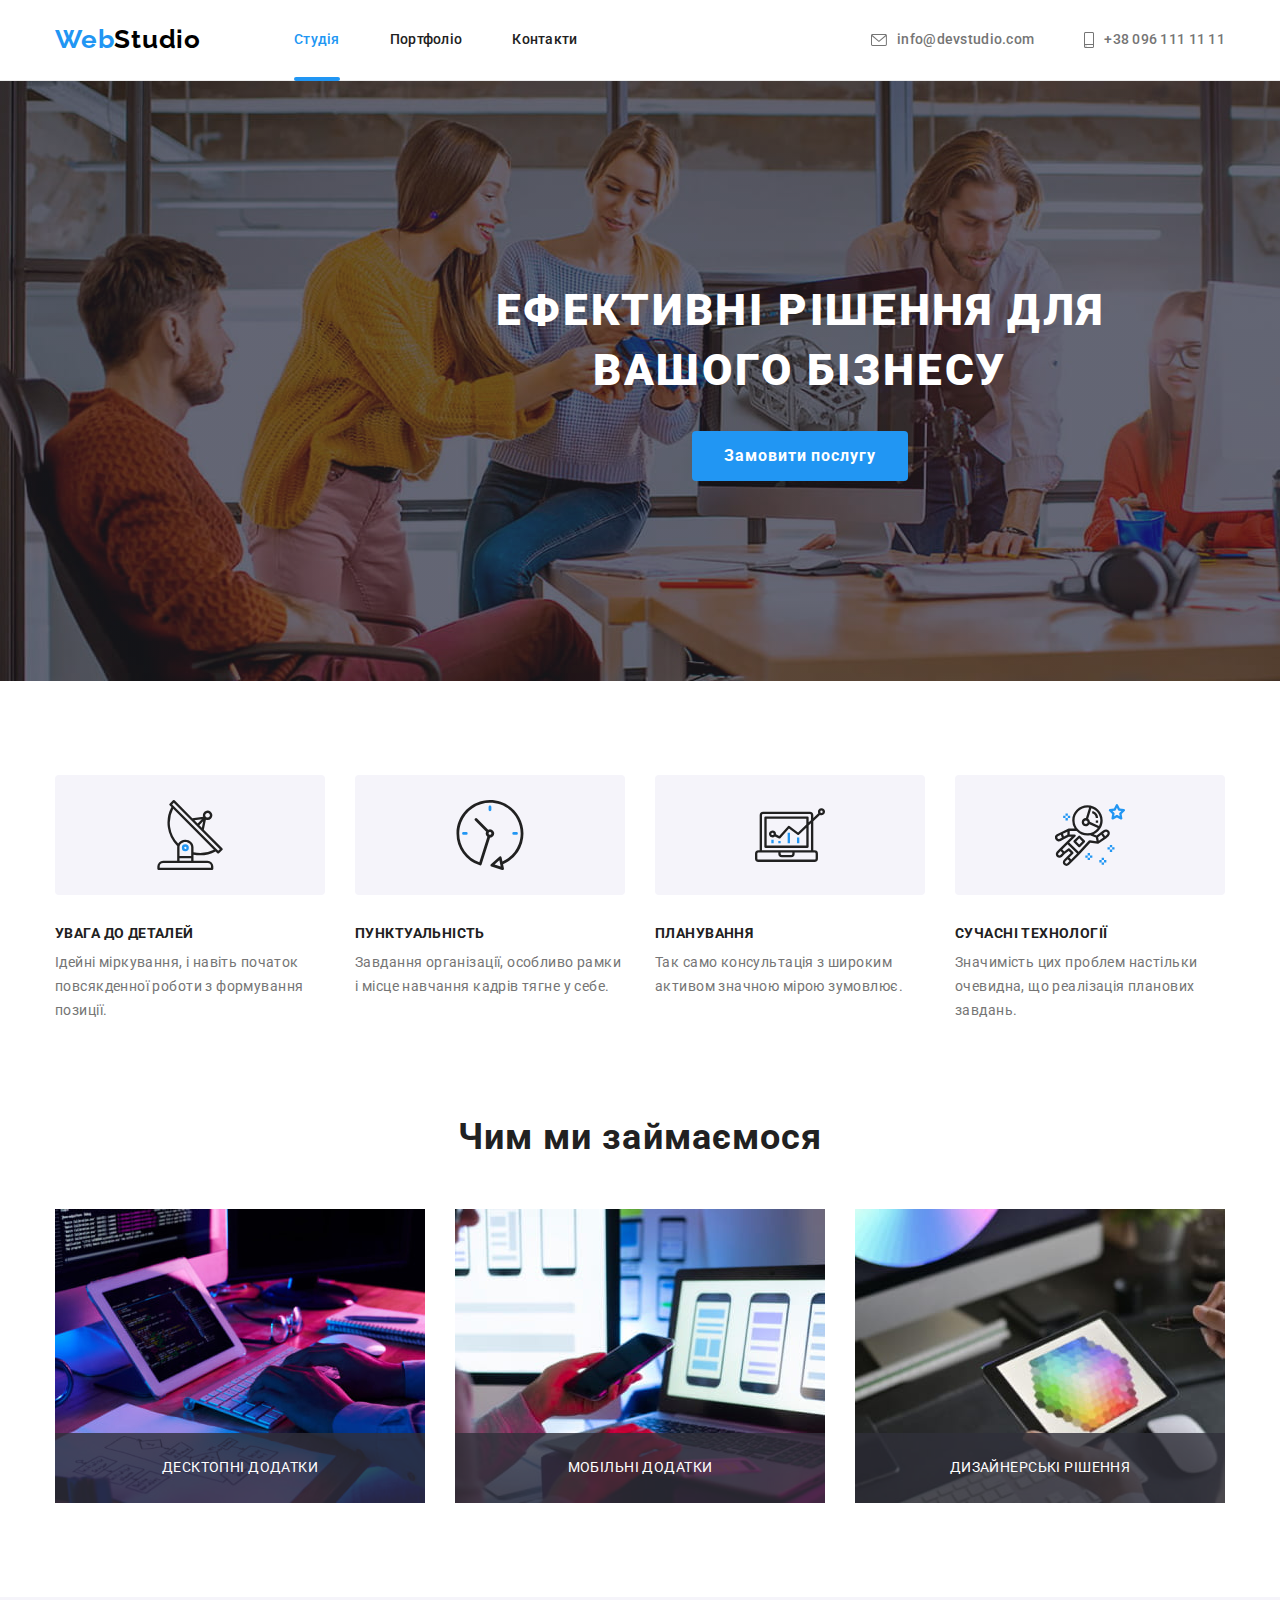
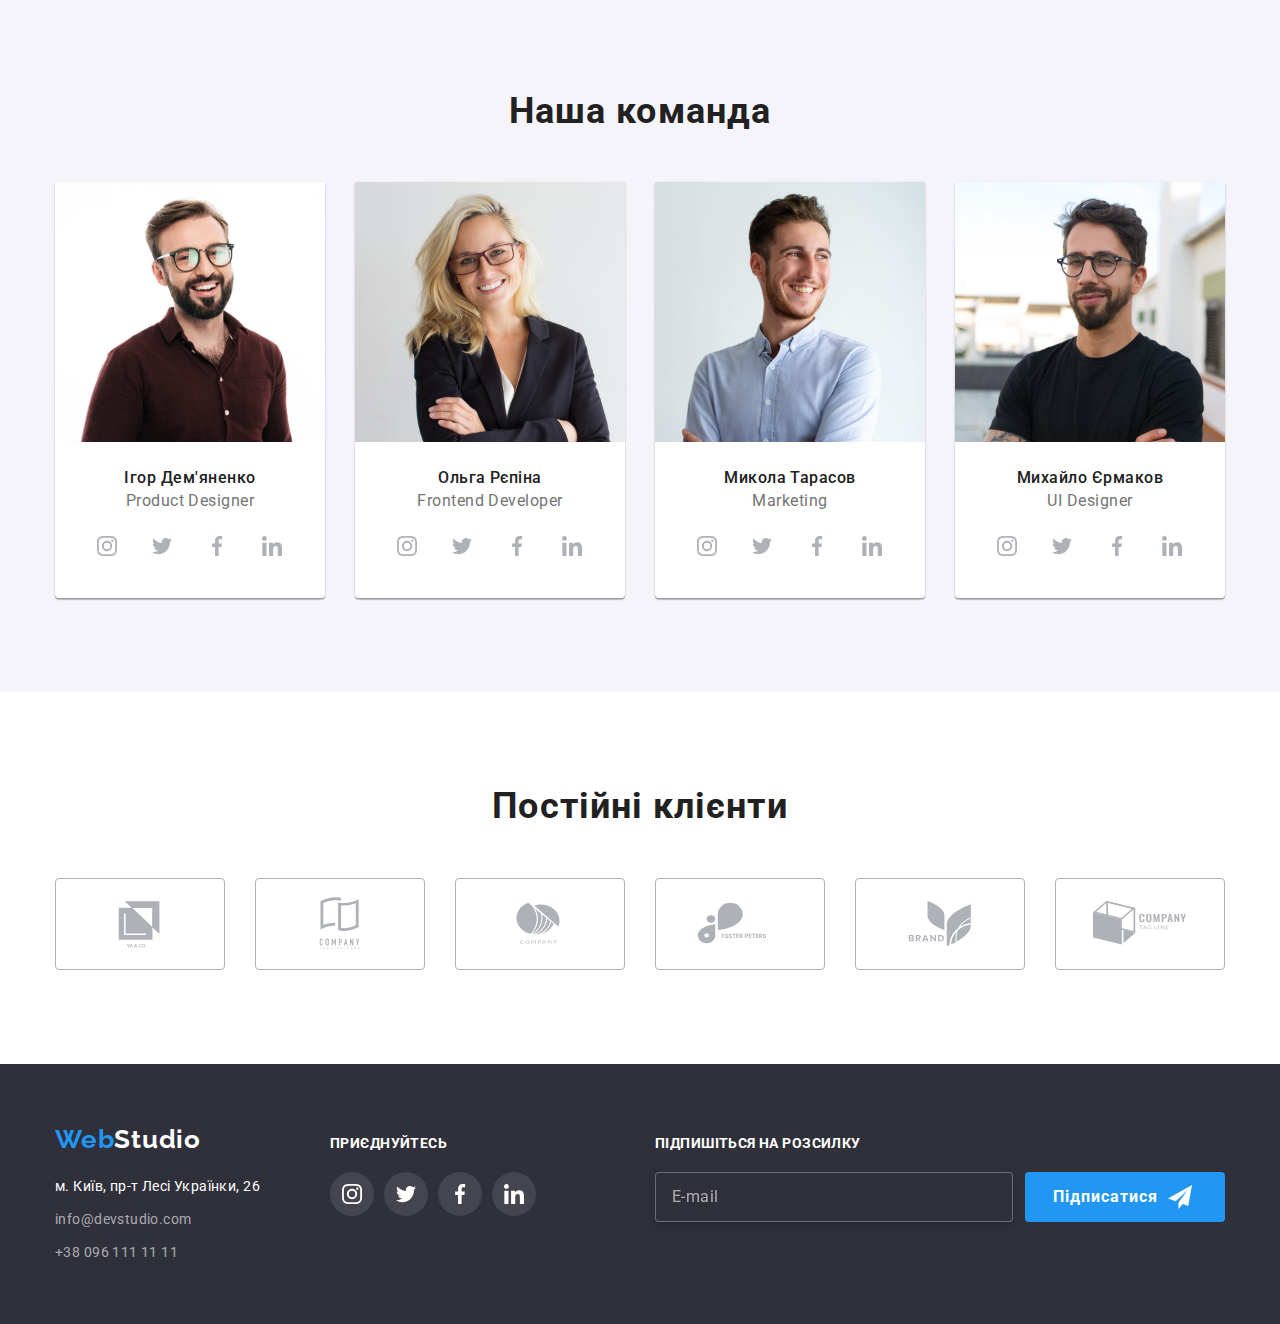
<file: index.html>
<!DOCTYPE html>
<html lang="en">
  <head>
    <meta charset="UTF-8" />
    <meta http-equiv="X-UA-Compatible" content="IE=edge" />
    <meta name="viewport" content="width=device-width, initial-scale=1.0" />
    <title>WebStudio</title>
    <link rel="preconnect" href="https://fonts.googleapis.com" />
    <link rel="preconnect" href="https://fonts.gstatic.com" crossorigin />
    <link
      href="https://fonts.googleapis.com/css2?family=Raleway:wght@700&family=Roboto:wght@400;500;700;900&display=swap"
      rel="stylesheet"
    />
    <link
      rel="stylesheet"
      href="https://cdnjs.cloudflare.com/ajax/libs/modern-normalize/1.1.0/modern-normalize.css"
    />
    <link rel="stylesheet" href="./css/styles.css" />
  </head>

  <body>
    <!--Верхня частина-->
    <header class="page-header">
      <div class="container main-nav">
        <!--Навігаційна панель-->
        <nav class="nav-panel">
          <a href="./index.html" class="logo"
            ><span class="web">Web</span>Studio</a
          >
          <ul class="nav-list list">
            <li class="nav-item">
              <a href="./index.html" class="nav-link current">Студiя</a>
            </li>
            <li class="nav-item">
              <a href="./portfolio.html" class="nav-link">Портфоліо</a>
            </li>
            <li class="nav-item"><a href="#" class="nav-link">Контакти</a></li>
          </ul>
        </nav>
        <ul class="nav-contacts list">
          <li class="nav-contacts-item">
            <a href="mailto:info@devstudio.com" class="nav-contact"
              ><svg class="nav-icon envelope" width="16" height="12">
                <use href="./images/icons.svg#envelope"></use></svg
              >info@devstudio.com
            </a>
          </li>
          <li class="nav-contacts-item">
            <a href="tel:+380961111111" class="nav-contact">
              <svg class="nav-icon mobile" width="10" height="16">
                <use href="./images/icons.svg#smartphone"></use></svg
              >+38 096 111 11 11</a
            >
          </li>
        </ul>
      </div>
    </header>

    <!--Основна частина-->
    <main>
      <!-- Секція герой -->
      <section class="section hero">
        <div class="container">
          <h1 class="hero-title">
            Ефективні рішення для <br />
            вашого бізнесу
          </h1>
          <button type="button" class="hero-btn btn" data-modal-open>
            Замовити послугу
          </button>
        </div>
      </section>

      <!--Особливості-->
      <section class="section">
        <div class="container">
          <h2 class="visually-hidden">Особливості</h2>

          <div class="features-thumb">
            <ul class="features-icons list">
              <li class="features-icon-item">
                <svg class="antenna icon" width="70" height="70">
                  <use href="./images/icons.svg#antenna"></use>
                </svg>
              </li>

              <li class="features-icon-item">
                <svg class="clock icon" width="70" height="70">
                  <use href="./images/icons.svg#clock"></use>
                </svg>
              </li>

              <li class="features-icon-item">
                <svg class="diagram icon" width="70" height="70">
                  <use href="./images/icons.svg#diagram"></use>
                </svg>
              </li>

              <li class="features-icon-item">
                <svg class="astronaut icon" width="70" height="70">
                  <use href="./images/icons.svg#astronaut"></use>
                </svg>
              </li>
            </ul>
          </div>

          <ul class="features-list list">
            <li class="features-item">
              <h3 class="features-subtitle">УВАГА ДО ДЕТАЛЕЙ</h3>
              <p class="features-text">
                Ідейні міркування, і навіть початок повсякденної роботи з
                формування позиції.
              </p>
            </li>
            <li class="features-item">
              <h3 class="features-subtitle">ПУНКТУАЛЬНІСТЬ</h3>
              <p class="features-text">
                Завдання організації, особливо рамки і місце навчання кадрів
                тягне у себе.
              </p>
            </li>
            <li class="features-item">
              <h3 class="features-subtitle">ПЛАНУВАННЯ</h3>
              <p class="features-text">
                Так само консультація з широким активом значною мірою зумовлює.
              </p>
            </li>
            <li class="features-item">
              <h3 class="features-subtitle">СУЧАСНІ ТЕХНОЛОГІЇ</h3>
              <p class="features-text">
                Значимість цих проблем настільки очевидна, що реалізація
                планових завдань.
              </p>
            </li>
          </ul>
        </div>
      </section>

      <!--Чим ми займаємось-->
      <section class="section padding-remove">
        <div class="container">
          <h2 class="about-title">Чим ми займаємося</h2>

          <ul class="about-list list">
            <li class="about-item">
              <div class="about-image">
                <img src="./images/box1.jpg" alt="coding" width="370" />
                <p class="about-caption">Десктопні додатки</p>
              </div>
            </li>

            <li class="about-item">
              <div class="about-image">
                <img src="./images/box2.jpg" alt="frontend" width="370" />
                <p class="about-caption">Мобільні додатки</p>
              </div>
            </li>

            <li class="about-item">
              <div class="about-image">
                <img src="./images/box3.jpg" alt="design" width="370" />
                <p class="about-caption">Дизайнерські рішення</p>
              </div>
            </li>
          </ul>
        </div>
      </section>

      <!--Наша команда-->
      <section class="section team">
        <div class="container">
          <h2 class="team-title">Наша команда</h2>

          <ul class="team-list list">
            <li class="team-item">
              <img
                class="team-image"
                src="./images/team1.jpg"
                alt="Ihor Demyanenko"
                width="270"
              />

              <div class="team-card-content">
                <h3 class="team-subtitle">Ігор Дем'яненко</h3>
                <p class="team-description">Product Designer</p>
              </div>
              <ul class="team-social-links list">
                <li class="social-links-item">
                  <a class="social-link" href="#">
                    <svg class="instagram social-icon" width="20" height="20">
                      <use href="./images/icons.svg#instagram"></use>
                    </svg>
                  </a>
                </li>

                <li class="social-links-item">
                  <a class="social-link" href="#"
                    ><svg class="twitter social-icon" width="20" height="20">
                      <use href="./images/icons.svg#twitter"></use>
                    </svg>
                  </a>
                </li>

                <li class="social-links-item">
                  <a class="social-link" href="#">
                    <svg class="facebook social-icon" width="20" height="20">
                      <use href="./images/icons.svg#facebook"></use>
                    </svg>
                  </a>
                </li>

                <li class="social-links-item">
                  <a class="social-link" href="#">
                    <svg class="linkedin social-icon" width="20" height="20">
                      <use href="./images/icons.svg#linkedin"></use>
                    </svg>
                  </a>
                </li>
              </ul>
            </li>

            <li class="team-item">
              <img
                class="team-image"
                src="./images/team2.jpg"
                alt="Olga Repina"
                width="270"
              />

              <div class="team-card-content">
                <h3 class="team-subtitle">Ольга Рєпіна</h3>
                <p class="team-description">Frontend Developer</p>
              </div>

              <ul class="team-social-links list">
                <li class="social-links-item">
                  <a class="social-link" href="#">
                    <svg class="instagram social-icon" width="20" height="20">
                      <use href="./images/icons.svg#instagram"></use>
                    </svg>
                  </a>
                </li>

                <li class="social-links-item">
                  <a class="social-link" href="#"
                    ><svg class="twitter social-icon" width="20" height="20">
                      <use href="./images/icons.svg#twitter"></use>
                    </svg>
                  </a>
                </li>

                <li class="social-links-item">
                  <a class="social-link" href="#">
                    <svg class="facebook social-icon" width="20" height="20">
                      <use href="./images/icons.svg#facebook"></use>
                    </svg>
                  </a>
                </li>

                <li class="social-links-item">
                  <a class="social-link" href="#">
                    <svg class="linkedin social-icon" width="20" height="20">
                      <use href="./images/icons.svg#linkedin"></use>
                    </svg>
                  </a>
                </li>
              </ul>
            </li>

            <li class="team-item">
              <img
                class="team-image"
                src="./images/team3.jpg"
                alt="Mykola Tarasov"
                width="270"
              />

              <div class="team-card-content">
                <h3 class="team-subtitle">Микола Тарасов</h3>
                <p class="team-description">Marketing</p>
              </div>

              <ul class="team-social-links list">
                <li class="social-links-item">
                  <a class="social-link" href="#">
                    <svg class="instagram social-icon" width="20" height="20">
                      <use href="./images/icons.svg#instagram"></use>
                    </svg>
                  </a>
                </li>

                <li class="social-links-item">
                  <a class="social-link" href="#"
                    ><svg class="twitter social-icon" width="20" height="20">
                      <use href="./images/icons.svg#twitter"></use>
                    </svg>
                  </a>
                </li>

                <li class="social-links-item">
                  <a class="social-link" href="#">
                    <svg class="facebook social-icon" width="20" height="20">
                      <use href="./images/icons.svg#facebook"></use>
                    </svg>
                  </a>
                </li>

                <li class="social-links-item">
                  <a class="social-link" href="#">
                    <svg class="linkedin social-icon" width="20" height="20">
                      <use href="./images/icons.svg#linkedin"></use>
                    </svg>
                  </a>
                </li>
              </ul>
            </li>

            <li class="team-item">
              <img
                class="team-image"
                src="./images/team4.jpg"
                alt="Mykhaylo Ermakov"
                width="270"
              />

              <div class="team-card-content">
                <h3 class="team-subtitle">Михайло Єрмаков</h3>
                <p class="team-description">UI Designer</p>
              </div>

              <ul class="team-social-links list">
                <li class="social-links-item">
                  <a class="social-link" href="#">
                    <svg class="instagram social-icon" width="20" height="20">
                      <use href="./images/icons.svg#instagram"></use>
                    </svg>
                  </a>
                </li>

                <li class="social-links-item">
                  <a class="social-link" href="#"
                    ><svg class="twitter social-icon" width="20" height="20">
                      <use href="./images/icons.svg#twitter"></use>
                    </svg>
                  </a>
                </li>

                <li class="social-links-item">
                  <a class="social-link" href="#">
                    <svg class="facebook social-icon" width="20" height="20">
                      <use href="./images/icons.svg#facebook"></use>
                    </svg>
                  </a>
                </li>

                <li class="social-links-item">
                  <a class="social-link" href="#">
                    <svg class="linkedin social-icon" width="20" height="20">
                      <use href="./images/icons.svg#linkedin"></use>
                    </svg>
                  </a>
                </li>
              </ul>
            </li>
          </ul>
        </div>
      </section>

      <section class="section">
        <div class="container">
          <h2 class="clients-title">Постійні клієнти</h2>

          <ul class="clients-list list">
            <li class="clients-icon-item">
              <a class="clients-icon-link" href="#">
                <svg class="clients-icon" width="106" height="60">
                  <use href="./images/icons.svg#client1"></use>
                </svg>
              </a>
            </li>

            <li class="clients-icon-item">
              <a class="clients-icon-link" href="#">
                <svg class="clients-icon" width="106" height="60">
                  <use href="./images/icons.svg#client2"></use>
                </svg>
              </a>
            </li>

            <li class="clients-icon-item">
              <a class="clients-icon-link" href="#">
                <svg class="clients-icon" width="106" height="60">
                  <use href="./images/icons.svg#client3"></use>
                </svg>
              </a>
            </li>

            <li class="clients-icon-item">
              <a class="clients-icon-link" href="#">
                <svg class="clients-icon" width="106" height="60">
                  <use href="./images/icons.svg#client4"></use>
                </svg>
              </a>
            </li>

            <li class="clients-icon-item">
              <a class="clients-icon-link" href="#">
                <svg class="clients-icon" width="106" height="60">
                  <use href="./images/icons.svg#client5"></use>
                </svg>
              </a>
            </li>

            <li class="clients-icon-item">
              <a class="clients-icon-link" href="#">
                <svg class="clients-icon" width="106" height="60">
                  <use href="./images/icons.svg#client6"></use>
                </svg>
              </a>
            </li>
          </ul>
        </div>
      </section>
    </main>

    <!--Підвал-->
    <footer>
      <div class="container footer-container">
        <div class="footer-contacts">
          <a href="./index.html" class="foot-logo"
            ><span class="web">Web</span>Studio</a
          >
          <!--Адреса-->
          <address>
            <ul class="address-list list">
              <li class="address-item">
                <a
                  href="https://goo.gl/maps/3wDKGsZWBvjscRRt9"
                  target="_blank"
                  rel="noopener noreferrer nofollow"
                  class="address-street contact"
                  >м. Київ, пр-т Лесі Українки, 26</a
                >
              </li>
              <li class="address-item">
                <a href="mailto:info@devstudio.com" class="address-mail contact"
                  >info@devstudio.com</a
                >
              </li>
              <li class="address-item">
                <a href="tel:+380961111111" class="address-tel contact"
                  >+38 096 111 11 11</a
                >
              </li>
            </ul>
          </address>
        </div>
        <div class="join-us">
          <h2 class="footer-links-title">приєднуйтесь</h2>
          <ul class="footer-social-list list">
            <li class="footer-links-item">
              <a class="footer-social-link" href="#">
                <svg
                  class="instagram footer-social-icon"
                  width="20"
                  height="20"
                >
                  <use href="./images/icons.svg#instagram"></use>
                </svg>
              </a>
            </li>

            <li class="footer-links-item">
              <a class="footer-social-link" href="#"
                ><svg class="twitter footer-social-icon" width="20" height="20">
                  <use href="./images/icons.svg#twitter"></use>
                </svg>
              </a>
            </li>

            <li class="footer-links-item">
              <a class="footer-social-link" href="#">
                <svg class="facebook footer-social-icon" width="20" height="20">
                  <use href="./images/icons.svg#facebook"></use>
                </svg>
              </a>
            </li>

            <li class="footer-links-item">
              <a class="footer-social-link" href="#">
                <svg class="linkedin footer-social-icon" width="20" height="20">
                  <use href="./images/icons.svg#linkedin"></use>
                </svg>
              </a>
            </li>
          </ul>
        </div>

        <form class="sender-form">
          <div class="footer-form-wrapper">
            <div class="sender-field">
              <label class="sender-label" for="sender-input"
                >Підпишіться на розсилку</label
              >

              <input
                class="sender-field-input"
                type="email"
                name="sender-input"
                id="sender-input"
                placeholder="E-mail"
              />
            </div>

            <button class="sender-btn btn" type="submit">
              Підписатися
              <svg class="icon-send" width="24" height="24">
                <use href="./images/icons.svg#icon-send"></use>
              </svg>
            </button>
          </div>
        </form>
      </div>
    </footer>

    <div class="backdrop is-hidden" data-modal>
      <div class="modal">
        <button class="close-button" data-modal-close>
          <svg class="close" width="18" height="18">
            <use href="./images/icons.svg#closebtn"></use>
          </svg>
        </button>

        <form class="modal-form">
          <p class="form-title">Залиште свої дані, ми вам передзвонимо</p>

          <label class="field-label" for="user-name">Ім'я</label>
          <div class="form-field modal-input-wrapper">
            <input
              class="modal-field-input"
              type="text"
              name="user-name"
              id="user-name"
            />
            <svg class="icon-person modal-icon" width="18" height="18">
              <use href="./images/icons.svg#person-black"></use>
            </svg>
          </div>

          <label class="field-label" for="tel-number">Телефон</label>
          <div class="form-field modal-input-wrapper">
            <input
              class="modal-field-input"
              type="tel"
              name="tel-number"
              id="tel-number"
            />
            <svg class="icon-phone modal-icon" width="18" height="18">
              <use href="./images/icons.svg#phone-black"></use>
            </svg>
          </div>

          <label class="field-label" for="mail">Пошта</label>
          <div class="form-field modal-input-wrapper">
            <input
              class="modal-field-input"
              type="email"
              name="mail"
              id="mail"
            />
            <svg class="icon-email modal-icon" width="18" height="18">
              <use href="./images/icons.svg#email-black"></use>
            </svg>
          </div>

          <label class="field-label" for="comment">Коментар</label>
          <div class="form-field comment-field">
            <textarea
              class="modal-field-input text-field"
              name="comment"
              id="comment"
              placeholder="Введіть текст"
            ></textarea>
          </div>

          <div class="check-line">
            <label class="check-agree">
              <input
                type="checkbox"
                name="check"
                value="check"
                class="visually-hidden"
              />
              <span class="icon-wrapper">
                <svg class="icon-agree" width="11" height="8">
                  <use href="./images/icons.svg#icon-check"></use>
                </svg>
              </span>
              <span>
                Погоджуюся з розсилкою та приймаю
                <a class="check-link" href="#"> Умови договору</a></span
              ></label
            >
          </div>
          <button class="form-btn btn" type="submit">Відправити</button>
        </form>
      </div>
    </div>

    <script src="./js/modal.js"></script>
  </body>
</html>
</file>
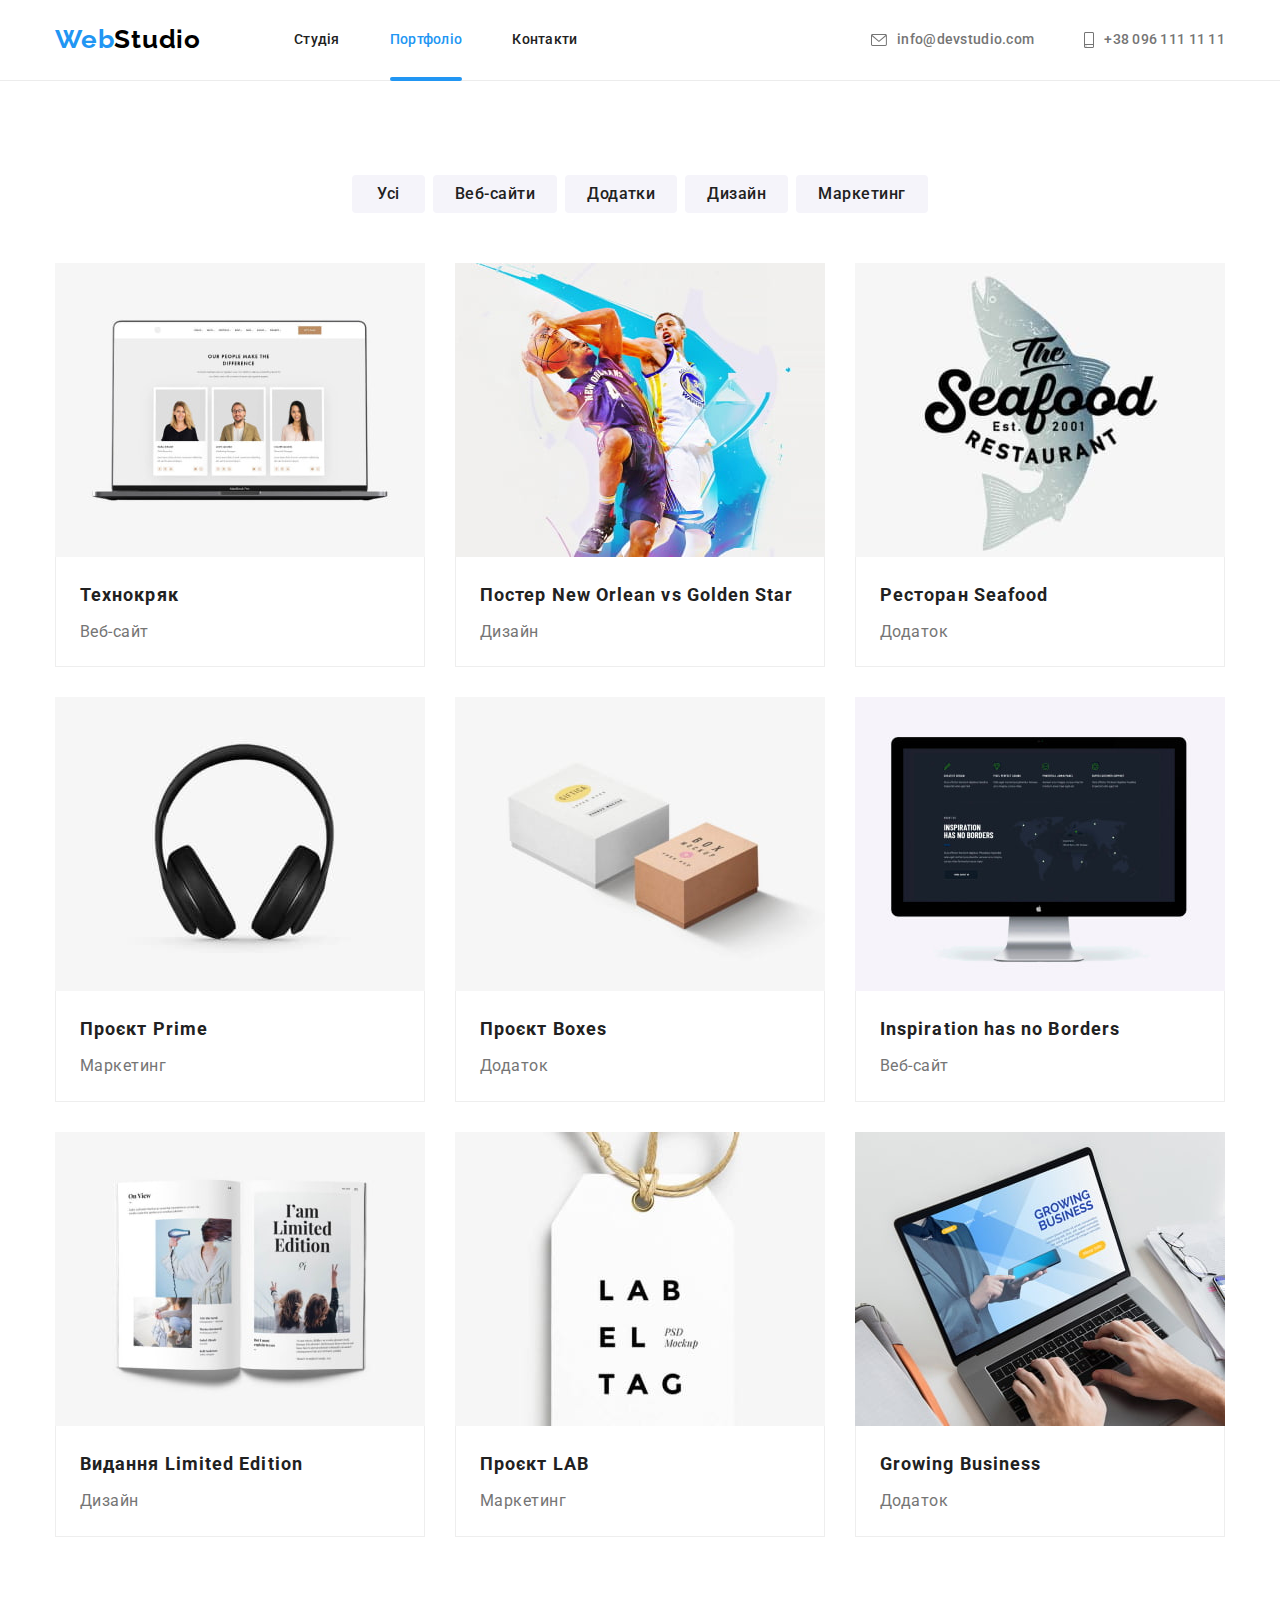
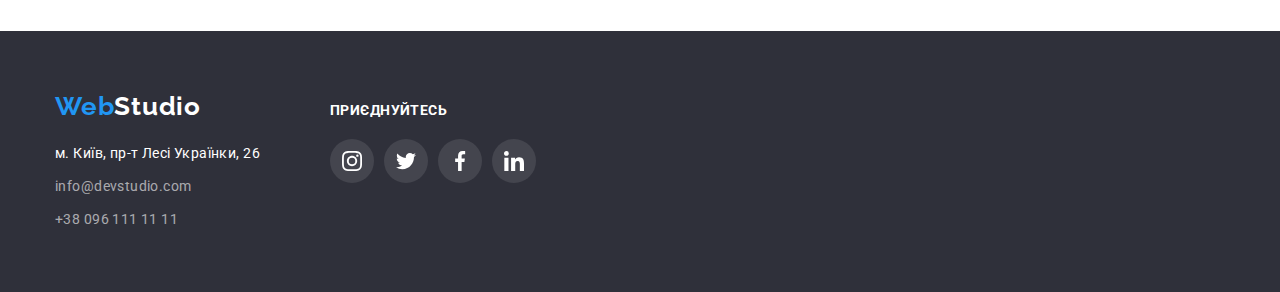
<file: portfolio.html>
<!DOCTYPE html>
<html lang="en">
  <head>
    <meta charset="UTF-8" />
    <meta http-equiv="X-UA-Compatible" content="IE=edge" />
    <meta name="viewport" content="width=device-width, initial-scale=1.0" />
    <title>Portfolio</title>
    <link rel="preconnect" href="https://fonts.googleapis.com" />
    <link rel="preconnect" href="https://fonts.gstatic.com" crossorigin />
    <link
      href="https://fonts.googleapis.com/css2?family=Raleway:wght@700&family=Roboto:wght@400;500;700;900&display=swap"
      rel="stylesheet"
    />
    <link
      rel="stylesheet"
      href="https://cdnjs.cloudflare.com/ajax/libs/modern-normalize/1.1.0/modern-normalize.css"
    />
    <link rel="stylesheet" href="./css/styles.css" />
  </head>

  <body>
    <!--Верхня частина-->
    <header class="page-header">
      <div class="container main-nav">
        <!--Навігаційна панель-->
        <nav class="nav-panel">
          <a href="./index.html" class="logo"
            ><span class="web">Web</span>Studio</a
          >
          <ul class="nav-list list">
            <li class="nav-item">
              <a href="./index.html" class="nav-link">Студiя</a>
            </li>
            <li class="nav-item">
              <a href="./portfolio.html" class="nav-link current">Портфоліо</a>
            </li>
            <li class="nav-item"><a href="#" class="nav-link">Контакти</a></li>
          </ul>
        </nav>
        <ul class="nav-contacts list">
          <li class="nav-contacts-item">
            <a href="mailto:info@devstudio.com" class="nav-contact"
              ><svg class="nav-icon envelope" width="16" height="12">
                <use href="./images/icons.svg#envelope"></use></svg
              >info@devstudio.com
            </a>
          </li>
          <li class="nav-contacts-item">
            <a href="tel:+380961111111" class="nav-contact">
              <svg class="nav-icon mobile" width="10" height="16">
                <use href="./images/icons.svg#smartphone"></use></svg
              >+38 096 111 11 11</a
            >
          </li>
        </ul>
      </div>
    </header>
    <!--Основна частина-->
    <main>
      <section class="section">
        <div class="container page-portfolio">
          <h1 class="visually-hidden">Проєкти</h1>
          <ul class="filter-list list">
            <li class="filter-item">
              <button type="button" class="filter-btn btn-padding">Усі</button>
            </li>
            <li class="filter-item">
              <button type="button" class="filter-btn">Веб-сайти</button>
            </li>
            <li class="filter-item">
              <button type="button" class="filter-btn">Додатки</button>
            </li>
            <li class="filter-item">
              <button type="button" class="filter-btn">Дизайн</button>
            </li>
            <li class="filter-item">
              <button type="button" class="filter-btn">Маркетинг</button>
            </li>
          </ul>

          <ul class="project-list list">
            <li class="project-item">
              <a class="project-link" href="#">
                <div class="project-overlay">
                  <img
                    src="./images/project1.jpg"
                    alt="Technokryak"
                    width="370"
                  />
                  <p class="project-description">
                    Ресурс пропонує комплексні пропозиції з різним рівнем
                    функціоналу та сервісів. Все це дозволить відвідувачу
                    отримати вичерпні відомості про компанію чи приватну особу.
                  </p>
                </div>

                <div class="project-content">
                  <h2 class="project-item-title">Технокряк</h2>
                  <p class="project-item-text">Веб-сайт</p>
                </div>
              </a>
            </li>

            <li class="project-item">
              <a class="project-link" href="#">
                <div class="project-overlay">
                  <img
                    class="project-image"
                    src="./images/project2.jpg"
                    alt="New Orlean vs Golden Star"
                    width="370"
                  />
                  <p class="project-description">
                    Ресурс пропонує комплексні пропозиції з різним рівнем
                    функціоналу та сервісів. Все це дозволить відвідувачу
                    отримати вичерпні відомості про компанію чи приватну особу.
                  </p>
                </div>

                <div class="project-content">
                  <h2 class="project-item-title">
                    Постер New Orlean vs Golden Star
                  </h2>
                  <p class="project-item-text">Дизайн</p>
                </div>
              </a>
            </li>

            <li class="project-item">
              <a class="project-link" href="#">
                <div class="project-overlay">
                  <img
                    class="project-image"
                    src="./images/project3.jpg"
                    alt="Seafood"
                    width="370"
                  />
                  <p class="project-description">
                    Ресурс пропонує комплексні пропозиції з різним рівнем
                    функціоналу та сервісів. Все це дозволить відвідувачу
                    отримати вичерпні відомості про компанію чи приватну особу.
                  </p>
                </div>

                <div class="project-content">
                  <h2 class="project-item-title">Ресторан Seafood</h2>
                  <p class="project-item-text">Додаток</p>
                </div>
              </a>
            </li>

            <li class="project-item">
              <a class="project-link" href="#">
                <div class="project-overlay">
                  <img
                    class="project-image"
                    src="./images/project4.jpg"
                    alt="Prime"
                    width="370"
                  />
                  <p class="project-description">
                    Ресурс пропонує комплексні пропозиції з різним рівнем
                    функціоналу та сервісів. Все це дозволить відвідувачу
                    отримати вичерпні відомості про компанію чи приватну особу.
                  </p>
                </div>

                <div class="project-content">
                  <h2 class="project-item-title">Проєкт Prime</h2>
                  <p class="project-item-text">Маркетинг</p>
                </div>
              </a>
            </li>

            <li class="project-item">
              <a class="project-link" href="#">
                <div class="project-overlay">
                  <img
                    class="project-image"
                    src="./images/project5.jpg"
                    alt="Boxes"
                    width="370"
                  />
                  <p class="project-description">
                    Ресурс пропонує комплексні пропозиції з різним рівнем
                    функціоналу та сервісів. Все це дозволить відвідувачу
                    отримати вичерпні відомості про компанію чи приватну особу.
                  </p>
                </div>

                <div class="project-content">
                  <h2 class="project-item-title">Проєкт Boxes</h2>
                  <p class="project-item-text">Додаток</p>
                </div>
              </a>
            </li>

            <li class="project-item">
              <a class="project-link" href="#">
                <div class="project-overlay">
                  <img
                    class="project-image"
                    src="./images/project6.jpg"
                    alt="Inspiration has no Borders"
                    width="370"
                  />
                  <p class="project-description">
                    Ресурс пропонує комплексні пропозиції з різним рівнем
                    функціоналу та сервісів. Все це дозволить відвідувачу
                    отримати вичерпні відомості про компанію чи приватну особу.
                  </p>
                </div>

                <div class="project-content">
                  <h2 class="project-item-title">Inspiration has no Borders</h2>
                  <p class="project-item-text">Веб-сайт</p>
                </div>
              </a>
            </li>

            <li class="project-item">
              <a class="project-link" href="#">
                <div class="project-overlay">
                  <img
                    class="project-image"
                    src="./images/project7.jpg"
                    alt="Limited Edition"
                    width="370"
                  />
                  <p class="project-description">
                    Ресурс пропонує комплексні пропозиції з різним рівнем
                    функціоналу та сервісів. Все це дозволить відвідувачу
                    отримати вичерпні відомості про компанію чи приватну особу.
                  </p>
                </div>

                <div class="project-content">
                  <h2 class="project-item-title">Видання Limited Edition</h2>
                  <p class="project-item-text">Дизайн</p>
                </div>
              </a>
            </li>

            <li class="project-item">
              <a class="project-link" href="#">
                <div class="project-overlay">
                  <img
                    class="project-image"
                    src="./images/project8.jpg"
                    alt="LAB"
                    width="370"
                  />
                  <p class="project-description">
                    Ресурс пропонує комплексні пропозиції з різним рівнем
                    функціоналу та сервісів. Все це дозволить відвідувачу
                    отримати вичерпні відомості про компанію чи приватну особу.
                  </p>
                </div>

                <div class="project-content">
                  <h2 class="project-item-title">Проєкт LAB</h2>
                  <p class="project-item-text">Маркетинг</p>
                </div>
              </a>
            </li>

            <li class="project-item">
              <a class="project-link" href="#">
                <div class="project-overlay">
                  <img
                    class="project-image"
                    src="./images/project9.jpg"
                    alt="Growing Business"
                    width="370"
                  />
                  <p class="project-description">
                    Ресурс пропонує комплексні пропозиції з різним рівнем
                    функціоналу та сервісів. Все це дозволить відвідувачу
                    отримати вичерпні відомості про компанію чи приватну особу.
                  </p>
                </div>

                <div class="project-content">
                  <h2 class="project-item-title">Growing Business</h2>
                  <p class="project-item-text">Додаток</p>
                </div>
              </a>
            </li>
          </ul>
        </div>
      </section>
    </main>

    <!--Підвал-->
    <footer>
      <div class="container footer-container">
        <div class="footer-contacts">
          <a href="./index.html" class="foot-logo"
            ><span class="web">Web</span>Studio</a
          >
          <!--Адреса-->
          <address>
            <ul class="address-list list">
              <li class="address-item">
                <a
                  href="https://goo.gl/maps/3wDKGsZWBvjscRRt9"
                  target="_blank"
                  rel="noopener noreferrer nofollow"
                  class="address-street contact"
                  >м. Київ, пр-т Лесі Українки, 26</a
                >
              </li>
              <li class="address-item">
                <a href="mailto:info@devstudio.com" class="address-mail contact"
                  >info@devstudio.com</a
                >
              </li>
              <li class="address-item">
                <a href="tel:+380961111111" class="address-tel contact"
                  >+38 096 111 11 11</a
                >
              </li>
            </ul>
          </address>
        </div>
        <div class="join-us">
          <h2 class="footer-links-title">приєднуйтесь</h2>
          <ul class="footer-social-list list">
            <li class="footer-links-item">
              <a class="footer-social-link" href="#">
                <svg
                  class="instagram footer-social-icon"
                  width="20px"
                  height="20px"
                >
                  <use href="./images/icons.svg#instagram"></use>
                </svg>
              </a>
            </li>

            <li class="footer-links-item">
              <a class="footer-social-link" href="#"
                ><svg
                  class="twitter footer-social-icon"
                  width="20px"
                  height="20px"
                >
                  <use href="./images/icons.svg#twitter"></use>
                </svg>
              </a>
            </li>

            <li class="footer-links-item">
              <a class="footer-social-link" href="#">
                <svg
                  class="facebook footer-social-icon"
                  width="20px"
                  height="20px"
                >
                  <use href="./images/icons.svg#facebook"></use>
                </svg>
              </a>
            </li>

            <li class="footer-links-item">
              <a class="footer-social-link" href="#">
                <svg
                  class="linkedin footer-social-icon"
                  width="20px"
                  height="20px"
                >
                  <use href="./images/icons.svg#linkedin"></use>
                </svg>
              </a>
            </li>
          </ul>
        </div>
      </div>
    </footer>
  </body>
</html>
</file>
<file: css/styles.css>
:root {
  --main-color: #212121;
  --second-color: #757575;
  --third-color: #2196f3;
  --white-color: #ffffff;
  --margin-item: 30px;
  --transition-function: cubic-bezier(0.4, 0, 0.2, 1);
}

body {
  font-family: "Roboto", sans-serif;
  background-color: var(--white-color);
  color: var(--main-color);
}

.list {
  list-style: none;
}

a {
  text-decoration: none;
  display: inline-block;
}

.section {
  padding: 94px 0;
}

.container {
  width: 1200px;
  padding: 0 15px;
  margin: 0 auto;
}

h1,
h2,
h3,
p,
ul {
  margin: 0;
  padding: 0;
}

img {
  display: block;
  width: 100%;
  height: auto;
}
/* Шапка.Логотип */
.web,
.logo,
.foot-logo {
  font-family: "Raleway", sans-serif;
  font-weight: 700;
  font-size: 26px;
  line-height: 1.2;
  letter-spacing: 0.03em;
}

.logo {
  color: #000000;
  margin-right: 93px;
}

.web {
  color: var(--third-color);
}

/* Шапка.Навігація */
.page-header {
  border-bottom: 1px solid #ececec;
}
.main-nav,
.nav-panel {
  display: flex;
  align-items: center;
}

.nav-list,
.nav-contacts {
  display: flex;
}

.nav-link,
.nav-contact {
  padding-top: 32px;
  padding-bottom: 32px;
  font-weight: 500;
  font-size: 14px;
  line-height: 1.14;
  letter-spacing: 0.02em;

  transition: color 250ms var(--transition-function);
}

.nav-item:not(:last-child),
.nav-contacts-item:not(:last-child) {
  margin-right: 50px;
}
.nav-item {
  position: relative;
}

.nav-contacts {
  margin-left: auto;
  align-items: center;
}

.nav-contact:hover,
.nav-contact:focus,
.nav-link:hover,
.nav-link:focus,
.nav-link.current,
.address-street:hover,
.address-street:focus,
.address-contact:hover,
.address-contact:focus {
  color: var(--third-color);
}

.nav-link {
  color: var(--main-color);
}

.nav-link.current::after {
  background-color: currentColor;
}

.nav-link::after {
  position: absolute;
  content: "";
  width: 100%;
  height: 4px;
  left: 0;
  bottom: -1px;
  border-radius: 2px;
}

.nav-contact {
  display: inline-flex;
  color: var(--second-color);
}

.nav-icon {
  align-self: center;
  margin-right: 10px;
  fill: currentColor;
}

.nav-contact:hover .nav-icon,
.nav-contact:focus .nav-icon {
  fill: var(--third-color);
}

/* Сторінка "Студія" Секція герой */
.hero {
  padding-top: 200px;
  padding-bottom: 200px;
  background-color: #c4c4c4;
  width: 1600px;
  height: 600px;
  margin-left: auto;
  margin-right: auto;
  background-image: linear-gradient(
      to bottom,
      rgba(47, 48, 58, 0.4),
      rgba(47, 48, 58, 0.4)
    ),
    url("../images/hero-backgroung.jpg");
  background-size: cover;
  background-position: center;
  background-repeat: no-repeat;
}

.hero-title {
  margin-bottom: var(--margin-item);
  font-weight: 900;
  font-size: 44px;
  line-height: 1.36;
  text-align: center;
  letter-spacing: 0.06em;
  text-transform: uppercase;
  color: var(--white-color);
}

.hero-btn,
.btn {
  margin-left: auto;
  margin-right: auto;
  display: flex;
  font-family: inherit;
  font-weight: 700;
  font-size: 16px;
  line-height: 1.87;
  border-radius: 4px;
  border: transparent;
  align-items: center;
  text-align: center;
  letter-spacing: 0.06em;
  background-color: var(--third-color);

  color: var(--white-color);

  transition: background-color 250ms var(--transition-function),
    box-shadow 250ms var(--transition-function);
}

.hero-btn {
  padding: 10px 32px;
}

.hero-btn:hover,
.hero-btn:focus,
.btn:hover,
.btn:focus {
  cursor: pointer;
  background-color: #188ce8;
  box-shadow: 0px 4px 4px rgba(0, 0, 0, 0.15);
}
/* Особливості */
.features-list,
.features-icons,
.features-icon-item {
  display: flex;
}

.features-icons {
  justify-content: center;
  gap: var(--margin-item);
}

.features-icon-item {
  margin-bottom: var(--margin-item);
  justify-content: center;
  align-items: center;
  width: 270px;
  height: 120px;
  flex-basis: calc((100% - 90px) / 4);
  color: var(--main-color);
  background-color: #f5f4fa;
  border-radius: 4px;
}

.icon {
  fill: currentColor;
}

.features-list {
  gap: var(--margin-item);
}

.features-item {
  flex-basis: calc((100% - 90px) / 4);
}
.features-subtitle {
  font-size: 14px;
  line-height: 1.15;
  letter-spacing: 0.03em;
  text-transform: uppercase;
  color: var(--main-color);
  margin-bottom: 10px;
}
.features-text {
  font-size: 14px;
  line-height: 1.71;
  letter-spacing: 0.03em;
  color: var(--second-color);
}

/* Чим ми займаємось */
.padding-remove {
  padding-top: 0;
}

.visually-hidden {
  position: absolute;
  white-space: nowrap;
  width: 1px;
  height: 1px;
  overflow: hidden;
  border: 0;
  padding: 0;
  clip: rect(0 0 0 0);
  clip-path: inset(50%);
  margin: -1px;
}

.about-list {
  display: flex;
}
.about-item:not(:last-child) {
  margin-right: var(--margin-item);
}

.about-image {
  position: relative;
}

.about-title,
.team-title {
  margin-bottom: 50px;
  font-size: 36px;
  line-height: 1.16;
  text-align: center;
  letter-spacing: 0.03em;
  color: var(--main-color);
}

.about-caption {
  position: absolute;
  display: flex;
  align-items: center;
  justify-content: center;
  bottom: 0;
  left: 0;
  width: 100%;
  height: 70px;
  font-size: 14px;
  line-height: 1.14;
  text-align: center;
  letter-spacing: 0.03em;
  text-transform: uppercase;
  color: var(--white-color);
  background-color: rgba(47, 48, 58, 0.8);
}

/* Наша команда */
.team {
  background-color: #f5f4fa;
}

.team-list {
  display: flex;
  gap: var(--margin-item);
}

.team-item {
  flex-basis: calc((100% - 90px) / 4);
  background-color: var(--white-color);
  box-shadow: 0px 1px 3px rgba(0, 0, 0, 0.12), 0px 1px 1px rgba(0, 0, 0, 0.14),
    0px 2px 1px rgba(0, 0, 0, 0.2);
  border-radius: 0px 0px 4px 4px;
}

.team-image {
  margin-bottom: var(--margin-item);
}

.team-card-content {
  text-align: center;
}

.team-subtitle {
  margin-bottom: 10px;
  font-weight: 500;
  font-size: 16px;
  line-height: 0.8;
  text-align: center;
  letter-spacing: 0.03em;
  color: var(--main-color);
}
.team-description {
  font-size: 16px;
  line-height: 0.8;
  text-align: center;
  letter-spacing: 0.03em;
  color: var(--second-color);
  margin-bottom: 16px;
}

/* Соціальні мережі "Наша команда" */

.team-social-links,
.social-links-item,
.social-link {
  display: flex;
}

.team-social-links {
  justify-content: center;
  margin-bottom: var(--margin-item);
  gap: 10px;
}

.social-links-item {
  flex-basis: calc((100% - 90px) / 4);
}

.social-link {
  justify-content: center;
  align-items: center;
  width: 44px;
  height: 44px;
  border-radius: 50%;
  color: #afb1b8;
  transition: background-color 250ms var(--transition-function);
}

.social-link:hover,
.social-link:focus {
  background-color: var(--third-color);
}

.social-icon {
  fill: currentColor;
  transition: fill 250ms var(--transition-function);
}

.social-link:hover .social-icon,
.social-link:focus .social-icon {
  fill: var(--white-color);
}

/* Постійні клієнти */
.clients-title {
  font-size: 36px;
  line-height: 1.16;
  text-align: center;
  letter-spacing: 0.03em;
  color: var(--main-color);
  margin-bottom: 50px;
}

.clients-list,
.clients-icon-link {
  display: flex;
}

.clients-list {
  gap: var(--margin-item);
}

.clients-icon-link {
  width: 170px;
  height: 92px;
  flex-basis: calc((100% - 150px) / 6);
  border: 1px solid #afb1b8;
  border-radius: 4px;
  justify-content: center;
  align-items: center;
  color: #afb1b8;
  fill: currentColor;
  transition: fill 250ms var(--transition-function),
    border-color 250ms var(--transition-function);
}

.clients-icon-link:hover,
.clients-icon-link:focus {
  border-color: var(--third-color);
  fill: var(--third-color);
}

/* Сторінка "Портфоліо" */

/* Фільтр */
.filter-btn {
  padding: 6px 22px;
  font-family: inherit;
  font-weight: 500;
  font-size: 16px;
  line-height: 1.6;
  text-align: center;
  letter-spacing: 0.03em;
  border: transparent;
  border-radius: 4px;
  color: var(--main-color);
  background-color: #f5f4fa;
  transition: background-color 250ms var(--transition-function),
    color 250ms var(--transition-function),
    box-shadow 250ms var(--transition-function);
}

.btn-padding {
  padding: 6px 25px;
}

.filter-btn:hover,
.filter-btn:focus {
  background-color: var(--third-color);
  color: var(--white-color);
  box-shadow: 0px 3px 1px rgba(0, 0, 0, 0.1), 0px 1px 2px rgba(0, 0, 0, 0.08),
    0px 2px 2px rgba(0, 0, 0, 0.12);
  cursor: pointer;
}

.filter-item:not(:last-child) {
  margin-right: 8px;
}

.filter-list {
  display: flex;
  justify-content: center;
  margin-bottom: 50px;
}

/* Проєкти */

.project-list {
  display: flex;
  flex-wrap: wrap;
  gap: var(--margin-item);
}

.project-item {
  flex-basis: calc((100% - 60px) / 3);
}

.project-link {
  transition: box-shadow 250ms var(--transition-function);
}

.project-link:hover {
  box-shadow: 0px 1px 1px rgba(0, 0, 0, 0.12), 0px 4px 4px rgba(0, 0, 0, 0.06),
    1px 4px 6px rgba(0, 0, 0, 0.16);
}

.project-content {
  padding: 20px 24px;
  border: 1px solid #eeeeee;
  border-top: none;
}
.project-item-title {
  margin-bottom: 4px;
  font-size: 18px;
  line-height: 2;
  letter-spacing: 0.06em;
  color: var(--main-color);
}

.project-item-text {
  font-size: 16px;
  line-height: 1.87;
  letter-spacing: 0.03em;
  color: var(--second-color);
}

.project-overlay {
  position: relative;
  overflow: hidden;
}

.project-description {
  position: absolute;
  width: 370px;
  height: 294px;
  bottom: -100%;
  left: 0;
  display: flex;
  align-items: center;
  justify-content: center;
  padding-left: 24px;
  padding-right: 24px;
  font-size: 18px;
  line-height: 1.5;
  letter-spacing: 0.03em;
  background-color: rgba(33, 150, 243, 0.9);
  color: var(--white-color);

  transition: transform 250ms var(--transition-function);
}

.project-link:hover .project-description {
  transform: translateY(-100%);
}

/* Підвал */

footer {
  padding: 60px 0;
  background-color: #2f303a;
}

.footer-contacts {
  margin-right: 70px;
}

.footer-social-link,
.footer-social-list,
.footer-links-item,
.footer-container {
  display: flex;
}

.foot-logo {
  margin-bottom: 20px;
  color: var(--white-color);
}

.contact {
  font-style: normal;
  font-size: 14px;
  line-height: 1.7;
  letter-spacing: 0.03em;
  transition: color 250ms var(--transition-function);
}

.address-street {
  color: var(--white-color);
}
.address-tel,
.address-mail {
  color: rgba(255, 255, 255, 0.6);
}

.address-item:not(:last-child) {
  margin-bottom: 9px;
}

/* Соціальні мережі */

.join-us {
  display: flex;
  flex-direction: column;
  align-items: baseline;
  margin-top: 12px;
}

.footer-social-link {
  justify-content: center;
  align-items: center;
  width: 44px;
  height: 44px;
  border-radius: 50%;
  color: var(--white-color);
  background-color: rgba(255, 255, 255, 0.1);
  transition: background-color 250ms var(--transition-function);
}

.footer-links-title {
  margin-bottom: 20px;
  font-size: 14px;
  line-height: 1.14;
  letter-spacing: 0.03em;
  text-transform: uppercase;
  color: var(--white-color);
}

.footer-links-item:not(:last-child) {
  margin-right: 10px;
}

.footer-social-icon {
  fill: currentColor;
}

.footer-social-link:hover,
.footer-social-link:focus {
  background-color: var(--third-color);
}

/* Підписка на розсилку */

.sender-form {
  margin-top: 12px;
  margin-left: auto;
}
.footer-form-wrapper {
  display: flex;
  align-items: flex-end;
}
.sender-btn {
  width: 200px;
  height: 50px;
  padding: 10px 28px;
}

.icon-send {
  margin-left: 10px;
  fill: var(--white-color);
}

.sender-label {
  display: flex;
  margin-bottom: 20px;
  font-weight: 700;
  font-size: 14px;
  line-height: 1.14;
  letter-spacing: 0.03em;
  text-transform: uppercase;
  color: var(--white-color);
}

.sender-field-input:focus {
  border-color: var(--third-color);
  outline: none;
}

.sender-field-input {
  padding: 15px 16px;
  margin-right: 12px;
  width: 358px;
  height: 50px;
  border: 1px solid rgba(255, 255, 255, 0.3);
  filter: drop-shadow(0px 4px 4px rgba(0, 0, 0, 0.15));
  border-radius: 4px;
  background-color: #2f303a;
  color: var(--white-color);
}

.sender-field-input::placeholder {
  font-size: 16px;
  line-height: 1.25;
  display: flex;
  align-items: center;
  letter-spacing: 0.03em;
  color: rgba(255, 255, 255, 0.6);
}

/* Модальне вікно */

.backdrop {
  position: fixed;
  top: 0;
  left: 0;
  width: 100%;
  height: 100%;
  background-color: rgba(0, 0, 0, 0.2);
  transition: opacity 250ms var(--transition-function),
    visibility 250ms var(--transition-function);
}

.is-hidden {
  visibility: hidden;
  opacity: 0;
  pointer-events: none;
}

.backdrop.is-hidden .modal {
  transform: scale(0.1);
}

.modal {
  position: absolute;
  padding-left: 40px;
  padding-top: 40px;
  padding-right: 40px;
  width: 528px;
  height: 581px;
  top: 50%;
  left: 50%;
  transform: translate(-50%, -50%) scale(1);
  transform-origin: top left;
  transition: transform 250ms var(--transition-function);
  border-radius: 4px;
  background-color: var(--white-color);
  box-shadow: 0px 1px 3px rgba(0, 0, 0, 0.12), 0px 1px 1px rgba(0, 0, 0, 0.14),
    0px 2px 1px rgba(0, 0, 0, 0.2);
}

.close-button {
  position: absolute;
  width: 30px;
  height: 30px;
  top: 8px;
  right: 8px;
  border: 1px solid rgba(0, 0, 0, 0.1);
  border-radius: 50px;
  background-color: var(--white-color);
  cursor: pointer;
}

.close {
  position: absolute;
  top: 6px;
  right: 6px;
  fill: #000000;
  transition: fill 250ms var(--transition-function);
}

.close-button:hover .close,
.close-button:focus .close {
  fill: var(--third-color);
}

/* Модальна форма */

.form-title {
  margin-bottom: 12px;
  font-weight: 700;
  font-size: 20px;
  line-height: 1.15;
  text-align: center;
  letter-spacing: 0.03em;
  color: var(--main-color);
}

.form-field {
  display: flex;
  flex-direction: column;
  margin-bottom: 10px;
}

.modal-input-wrapper {
  position: relative;
}

.modal-icon {
  position: absolute;
  top: 50%;
  transform: translateY(-50%);
  left: 14px;
  transition: fill 250ms var(--transition-function);
}

.field-label {
  display: block;
  margin-bottom: 4px;
  font-size: 12px;
  line-height: 1.16;
  letter-spacing: 0.01em;
  color: var(--second-color);
}

.modal-field-input {
  padding-left: 42px;
  padding-top: 11px;
  padding-bottom: 11px;
  border-radius: 4px;
  border: 1px solid rgba(33, 33, 33, 0.2);
  transition: border-color 250ms var(--transition-function);
}

.modal-field-input:focus {
  border-color: var(--third-color);
  outline: none;
}

.modal-field-input:focus + .modal-icon {
  fill: var(--third-color);
}

.text-field {
  resize: none;
  padding: 12px 16px;
  margin-bottom: 0;
  height: 120px;
}

.comment-field {
  margin-bottom: 20px;
}

textarea::placeholder {
  font-size: 12px;
  line-height: 1.16;
  letter-spacing: 0.01em;
  color: rgba(117, 117, 117, 0.5);
}

.check-line {
  margin-bottom: var(--margin-item);
  padding: 0;
}

.icon-wrapper {
  display: flex;
  align-items: center;
  justify-content: center;
  margin-right: 7px;
  width: 16px;
  height: 15px;
  border: 2px solid var(--main-color);
  border-radius: 2px;
  transition: background-color 250ms var(--transition-function);
}

.icon-agree {
  opacity: 0;
}

.check-line input:checked + .icon-wrapper {
  background-color: var(--third-color);
  border-color: transparent;
}

.check-line input:checked + .icon-wrapper .icon-agree {
  opacity: 1;
  fill: var(--white-color);
}

.check-agree {
  display: flex;
  align-items: center;
  justify-content: center;
  font-size: 14px;
  line-height: 1.71;
  letter-spacing: 0.03em;
  color: var(--second-color);
}

.check-link {
  text-decoration: underline;
  color: var(--third-color);
}

.form-btn {
  padding: 10px 52px;
}
</file>
